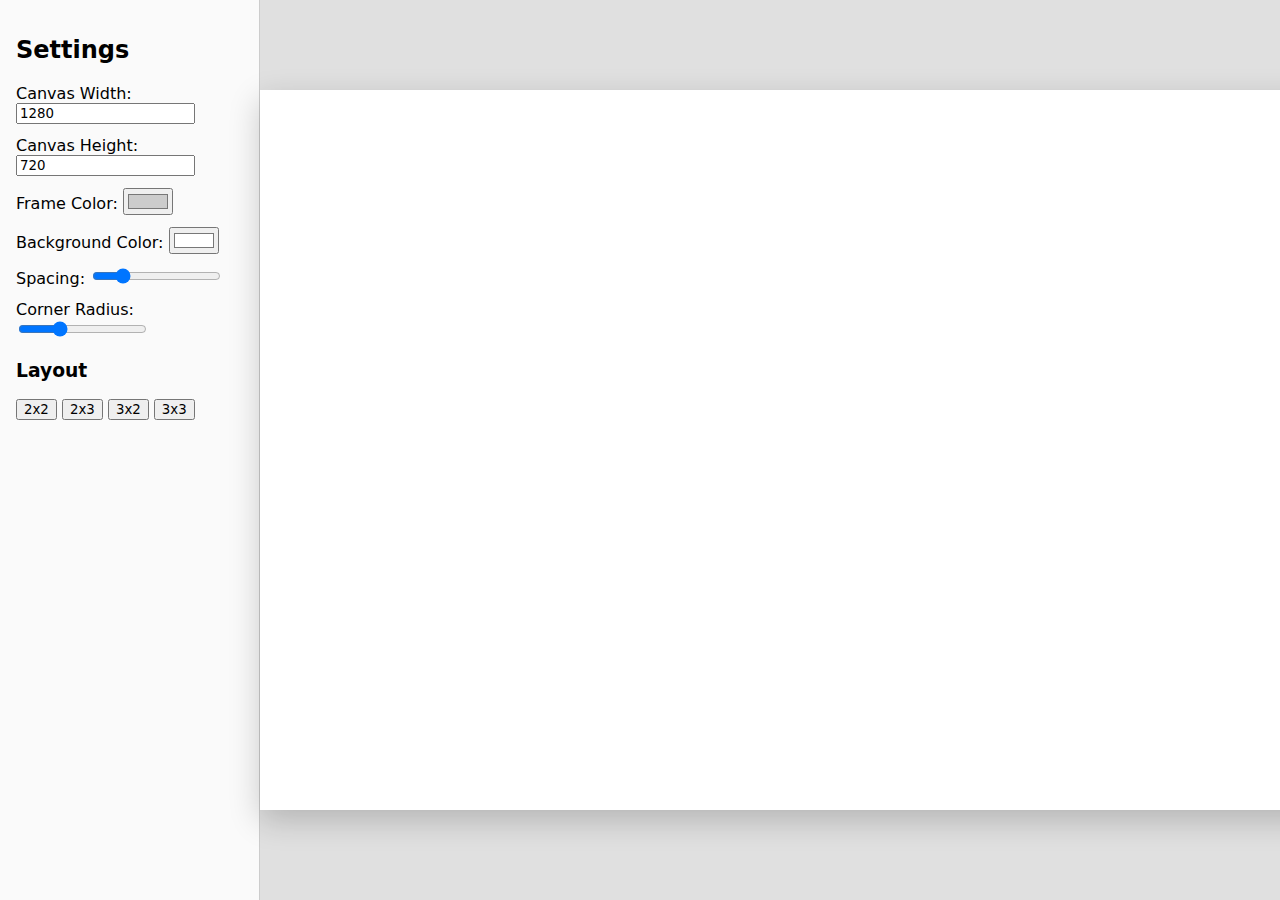
<file: index.html>
<!DOCTYPE html>
<html lang="en">

<head>
  <meta charset="UTF-8">
  <meta name="viewport" content="width=device-width, initial-scale=1.0">
  <title>Collage Quotes Maker Reboot</title>
  <link rel="stylesheet" href="assets/css/styles.css">
</head>

<body>
  <div class="app">
    <div class="sidebar">
      <h2>Settings</h2>

      <div class="field">
        <label for="width-input">Canvas Width: </label>
        <input id="width-input" type="number" value="1280">
      </div>

      <div class="field">
        <label for="height-input">Canvas Height: </label>
        <input id="height-input" type="number" value="720">
      </div>

      <div class="field">
        <label for="frame-color-picker">Frame Color: </label>
        <input id="frame-color-picker" type="color" value="#cccccc">
      </div>

      <div class="field">
        <label for="bg-color-picker">Background Color: </label>
        <input id="bg-color-picker" type="color" value="#ffffff">
      </div>

      <div class="field">
        <label for="spacing-slider">Spacing: </label>
        <input id="spacing-slider" type="range" min="0" max="10" value="2" step="0.5">
      </div>

      <div class="field">
        <label for="corner-radius-slider">Corner Radius: </label>
        <input id="corner-radius-slider" type="range" min="0" max="40" value="12">
      </div>

      <h3>Layout</h3>
      <div class="layout-picker">
        <button data-rows="2" data-cols="2">2x2</button>
        <button data-rows="2" data-cols="3">2x3</button>
        <button data-rows="3" data-cols="2">3x2</button>
        <button data-rows="3" data-cols="3">3x3</button>
      </div>
    </div>

    <div class="workspace">
      <div class="the-canvas">
        <div class="the-grid"></div>
      </div>
    </div>
  </div>

  <!-- Shared file input -->
  <input id="img-input" type="file" accept="image/*" hidden>

  <!-- Entry point -->
  <script type="module" src="assets/js/app.mjs"></script>
</body>

</html>
</file>
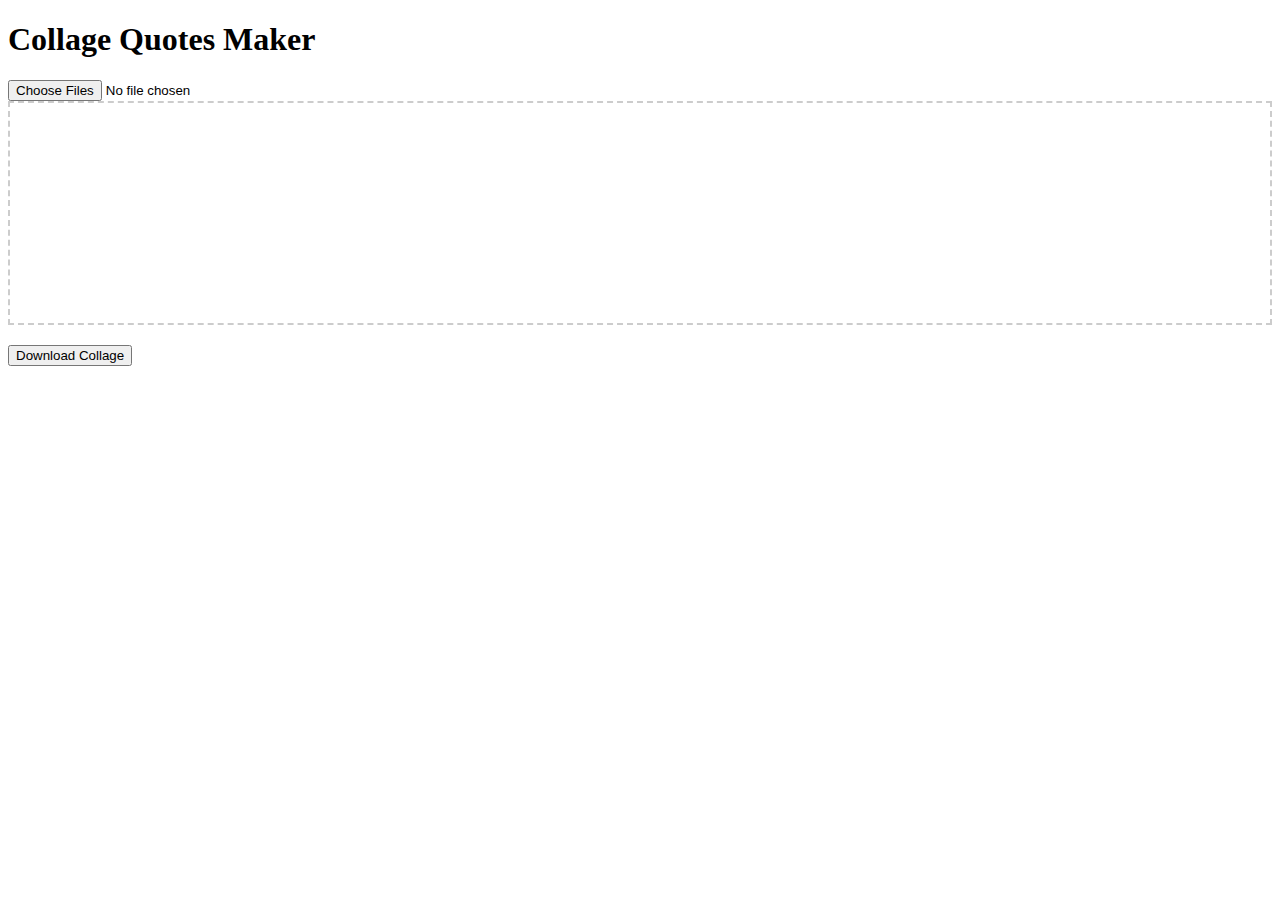
<file: raw-to-learn/index.html>
<!DOCTYPE html>
<html lang="en">
<head>
  <meta charset="UTF-8" />
  <meta name="viewport" content="width=device-width, initial-scale=1.0"/>
  <title>Collage Quotes Maker</title>
  <style>
    #collage {
        display: flex;
        flex-wrap: wrap;
        gap: 10px;
        border: 2px dashed #ccc;
        padding: 10px;
        min-height: 200px;
        margin-bottom: 20px;
    }
    .collage-image {
        max-width: 150px;
        max-height: 150px;
        object-fit: cover;
        border: 1px solid #999;
    }
    canvas {
        display: none;
    }
  </style>
</head>

<body>
  <h1>Collage Quotes Maker</h1>
  <input type="file" id="imageInput" multiple accept="image/*">
  <div id="collage"></div>
  <button id="downloadBtn">Download Collage</button>

  <canvas id="canvas" width="800" height="600"></canvas>

  <script src="script.js"></script>
</body>

</html>
</file>
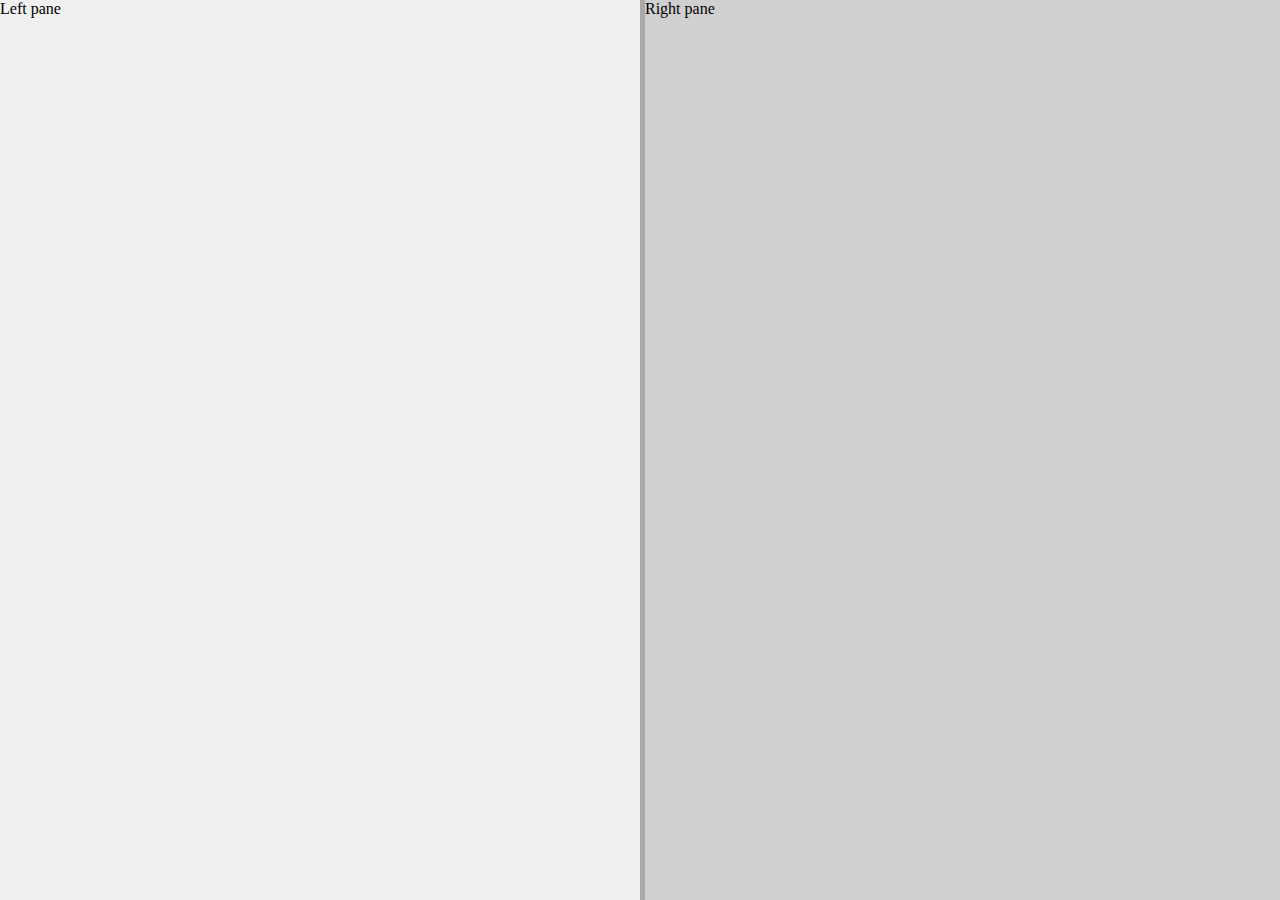
<file: raw-to-learn/divider.html>
<!DOCTYPE html>
<html lang="en">
<head>
  <meta charset="UTF-8">
  <title>Resizable Split View</title>
  <style>
    body {
        margin: 0;
        height: 100vh;
        display: flex;
        overflow: hidden;
    }

    #left {
        background: #f0f0f0;
        width: 50%;
        min-width: 100px;
    }

    #divider {
        width: 5px;
        cursor: col-resize;
        background: #aaa;
    }

    #right {
        background: #d0d0d0;
        flex-grow: 1;
        min-width: 100px;
    }
  </style>
</head>
<body>
  <div id="left">Left pane</div>
  <div id="divider"></div>
  <div id="right">Right pane</div>

  <script>
    const divider = document.getElementById('divider');
    const left = document.getElementById('left');
    let isResizing = false;

    divider.addEventListener('mousedown', function (e) {
        isResizing = true;
        document.body.style.cursor = 'col-resize';
    });

    document.addEventListener('mousemove', function (e) {
        if (!isResizing) return;

        const newLeftWidth = e.clientX;
        if (newLeftWidth > 100 && newLeftWidth < window.innerWidth - 100) {
            left.style.width = `${newLeftWidth}px`;
        }
    });

    document.addEventListener('mouseup', function () {
        isResizing = false;
        document.body.style.cursor = 'default';
    });
  </script>
</body>
</html>
</file>
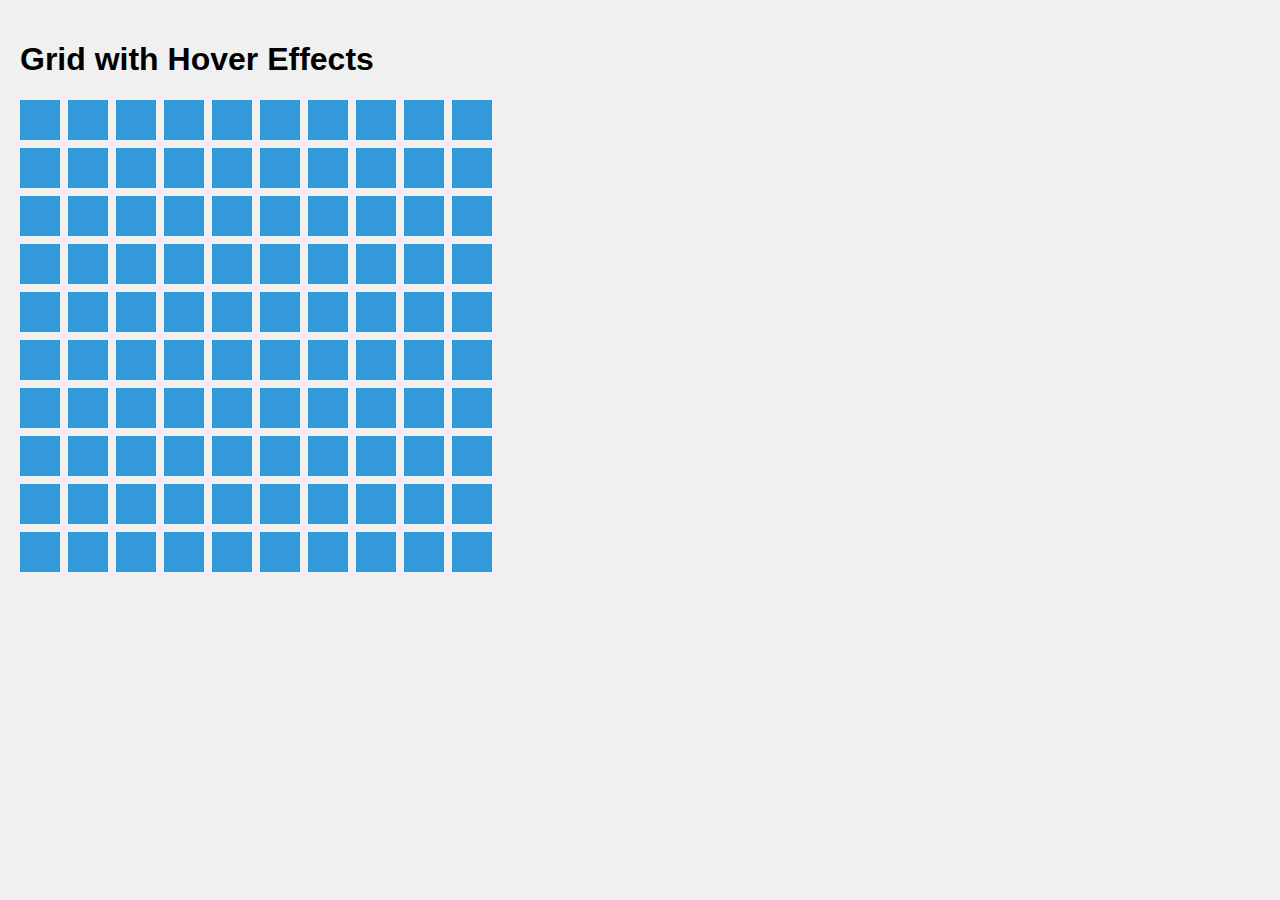
<file: raw-to-learn/drawgensquares.html>
<!DOCTYPE html>
<html lang="en">
<head>
  <meta charset="UTF-8" />
  <meta name="viewport" content="width=device-width, initial-scale=1.0" />
  <title>Grid with Hover Effects</title>

  <style>
    body {
      margin: 0;
      padding: 20px;
      background: #f0f0f0;
      font-family: sans-serif;
    }

    .grid {
      display: grid;
      grid-template-columns: repeat(10, 40px);
      gap: 8px;
      justify-content: start;
    }

    .square {
      width: 40px;
      height: 40px;
      background-color: #3498db;
      transition: transform 0.2s ease, background-color 0.2s ease;
      will-change: transform, background-color;
    }

    .square:hover {
      background-color: #2ecc71;
      transform: scale(1.15);
      cursor: pointer;
    }
  </style>
</head>

<body>
<h1>Grid with Hover Effects</h1>
<div class="grid" id="grid"></div>

<script defer>
  document.addEventListener("DOMContentLoaded", () => {
    const grid = document.getElementById("grid");
    const fragment = document.createDocumentFragment();

    for (let i = 0; i < 100; i++) {
      const square = document.createElement("div");
      square.className = "square";
      fragment.appendChild(square);
    }

    grid.appendChild(fragment);
  });
</script>
</body>
</html>
</file>
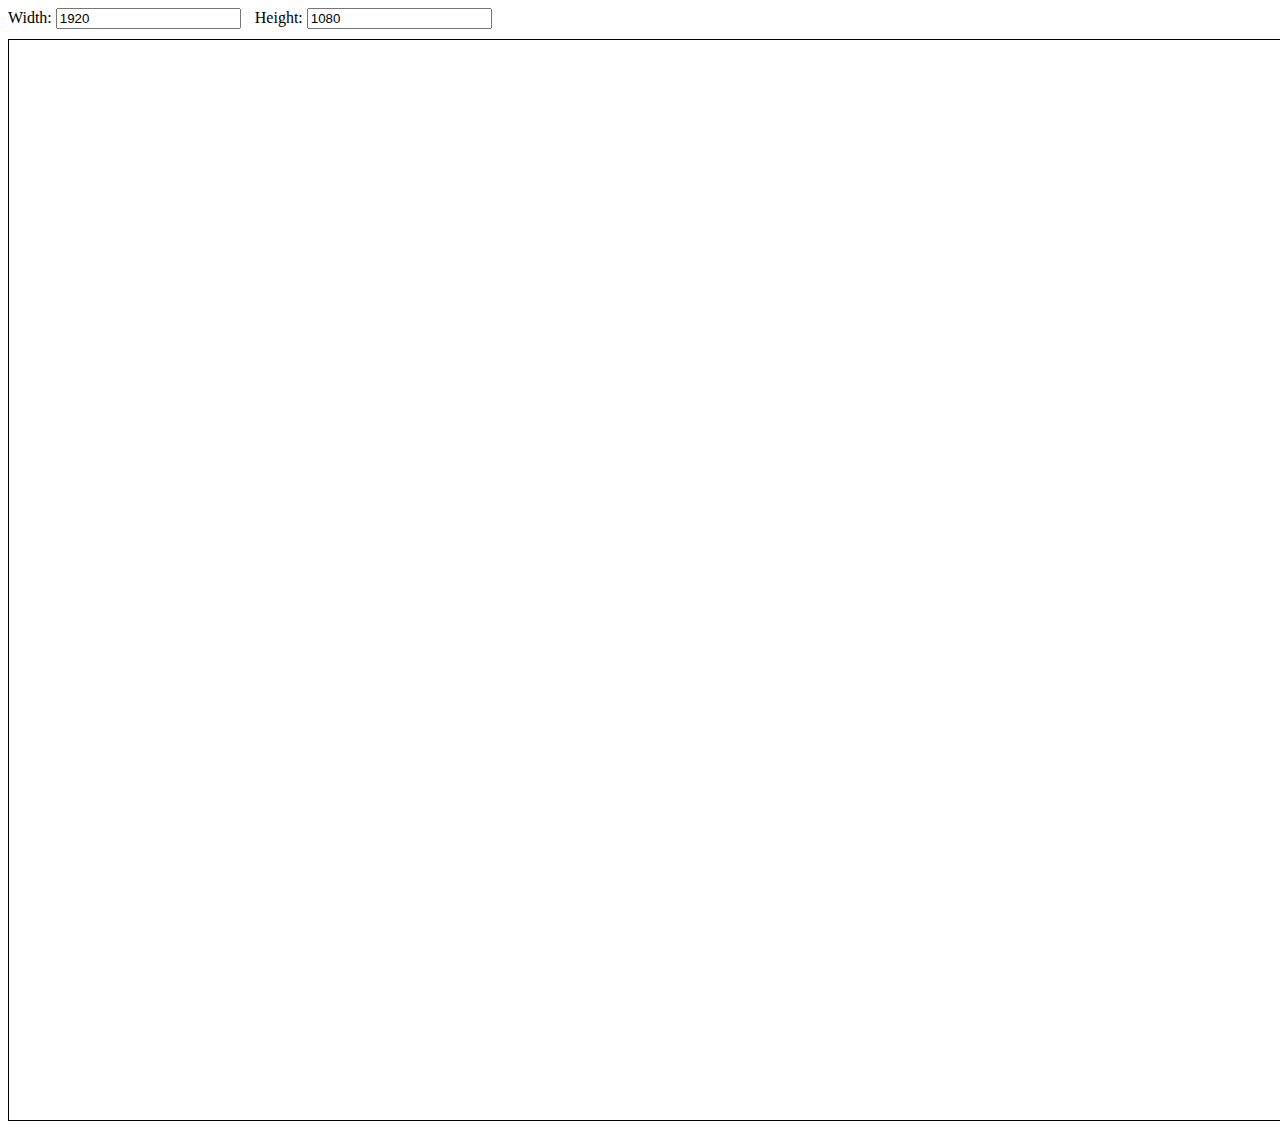
<file: raw-to-learn/dynamiccanvas.html>
<!DOCTYPE html>
<html lang="en">
<head>
    <meta charset="UTF-8">
    <title>Dynamic Canvas Resize</title>
    <style>
        :root {
            --canvas-width: 1920px;
            --canvas-height: 1080px;
        }

        canvas {
            width: var(--canvas-width);
            height: var(--canvas-height);
            border: 1px solid black;
            display: block;
            margin-top: 10px;
        }

        label {
            margin-right: 10px;
        }
    </style>
</head>
<body>
<label>
    Width:
    <input type="number" id="widthInput">
</label>

<label>
    Height:
    <input type="number" id="heightInput">
</label>

<canvas id="myCanvas"></canvas>

<script>
    // Constants
    const DEFAULT_WIDTH = 1920;
    const DEFAULT_HEIGHT = 1080;

    // Get elements
    const widthInput = document.getElementById('widthInput');
    const heightInput = document.getElementById('heightInput');
    const canvas = document.getElementById('myCanvas');

    // Set initial values
    widthInput.value = DEFAULT_WIDTH;
    heightInput.value = DEFAULT_HEIGHT;
    resizeCanvas(DEFAULT_WIDTH, DEFAULT_HEIGHT);

    // Event listeners
    widthInput.addEventListener('input', updateCanvasSize);
    heightInput.addEventListener('input', updateCanvasSize);

    function updateCanvasSize() {
        const newWidth = widthInput.value || DEFAULT_WIDTH;
        const newHeight = heightInput.value || DEFAULT_HEIGHT;
        resizeCanvas(newWidth, newHeight);
    }

    function resizeCanvas(w, h) {
        // Update canvas drawing size (in pixels)
        canvas.width = w;
        canvas.height = h;

        // Update canvas style (CSS size)
        document.documentElement.style.setProperty('--canvas-width', w + 'px');
        document.documentElement.style.setProperty('--canvas-height', h + 'px');
    }
</script>
</body>
</html>
</file>
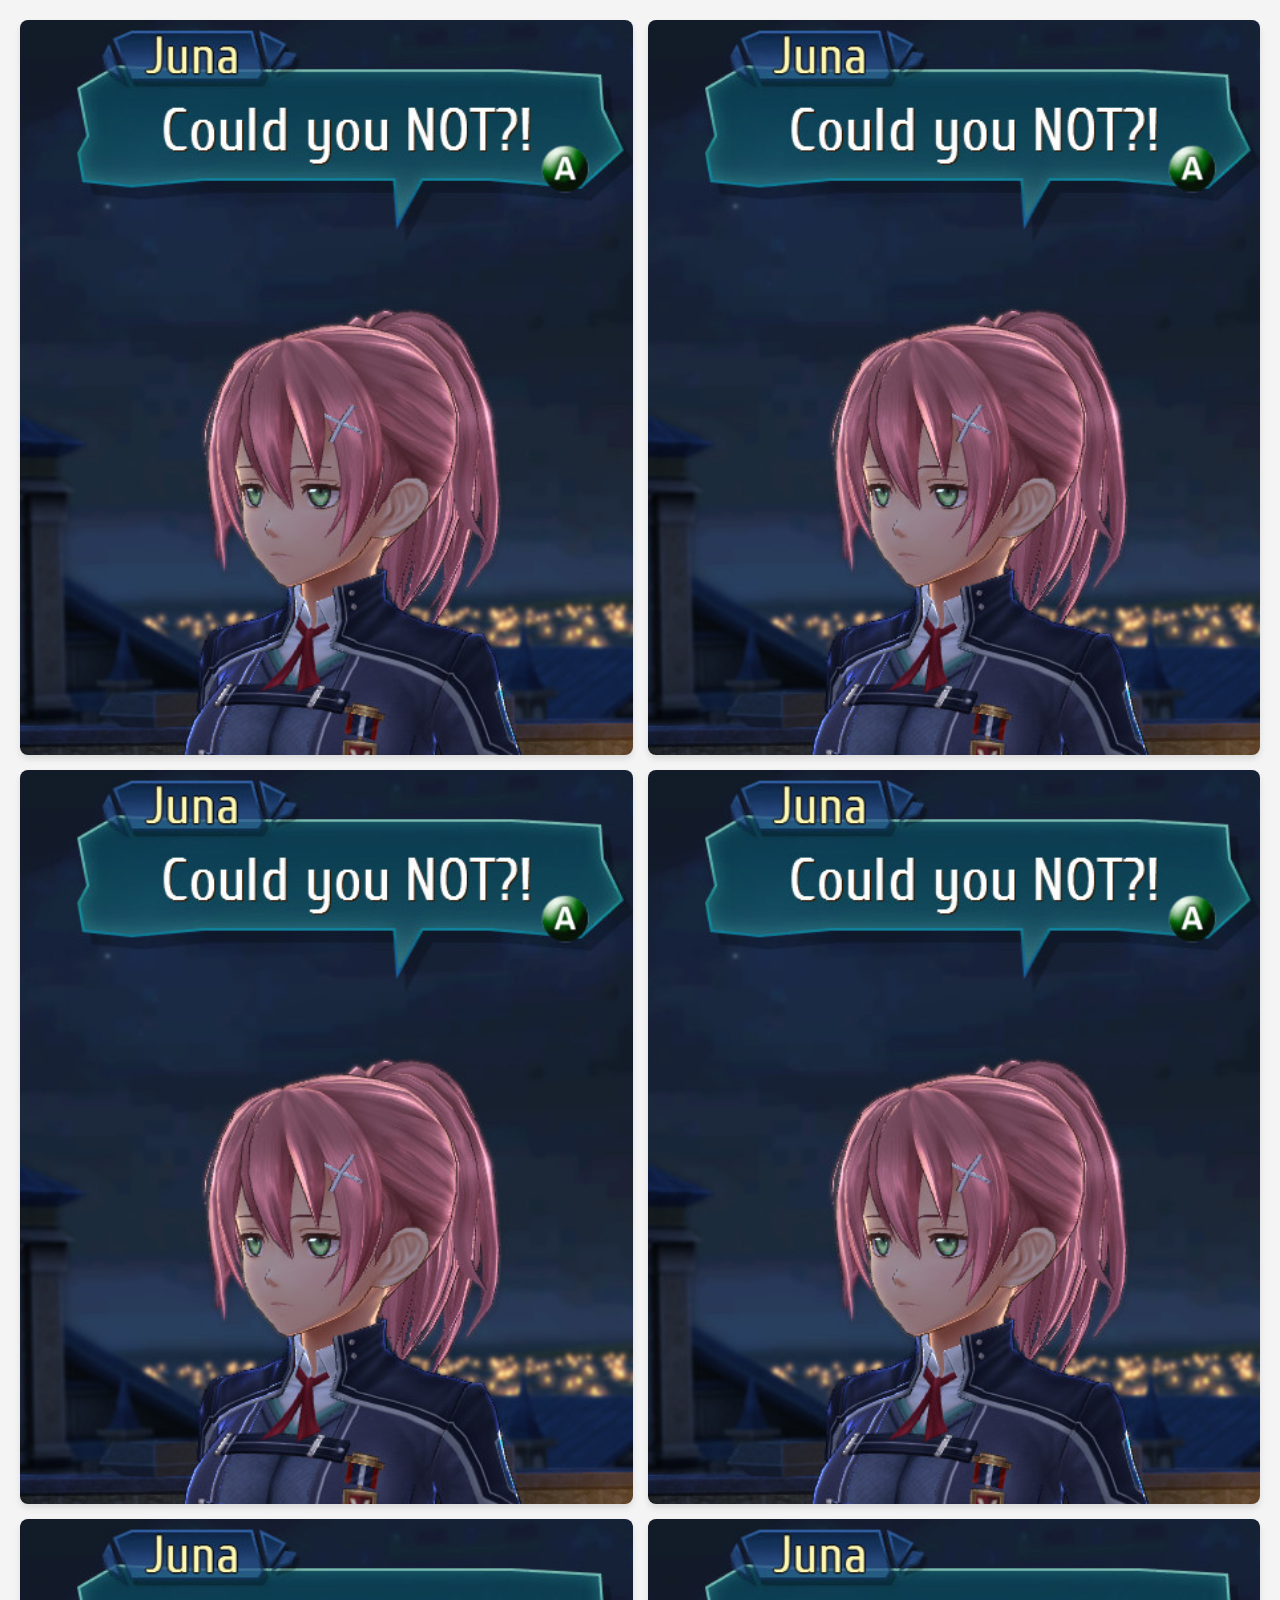
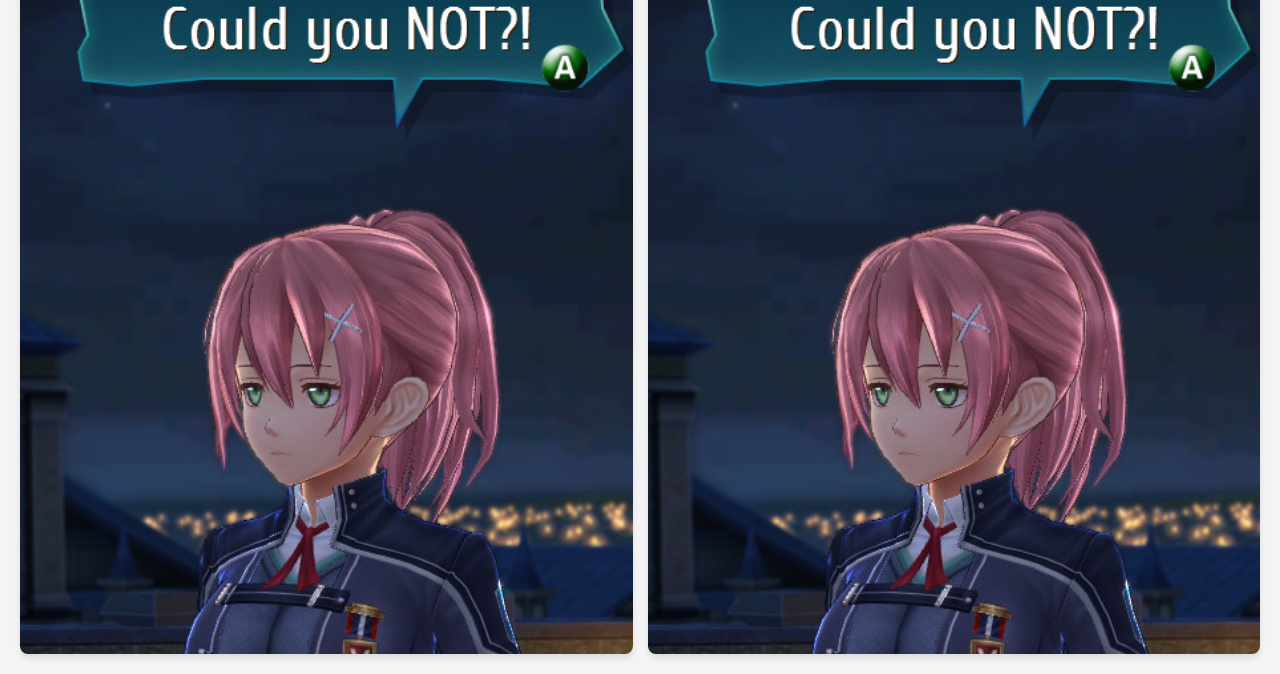
<file: raw-to-learn/grid.html>
<!DOCTYPE html>
<html lang="en">
<head>
    <meta charset="UTF-8">
    <meta name="viewport" content="width=device-width, initial-scale=1.0">
    <title>Image Grid</title>
    <link rel="stylesheet" href="grid.css">
</head>
<body>
<div class="image-grid">
    <img src="image.jpg" alt="Image 1">
    <img src="image.jpg" alt="Image 2">
    <img src="image.jpg" alt="Image 3">
    <img src="image.jpg" alt="Image 4">
    <img src="image.jpg" alt="Image 5">
    <img src="image.jpg" alt="Image 6">
    <!-- Add more images as needed -->
</div>
</body>
</html>
</file>
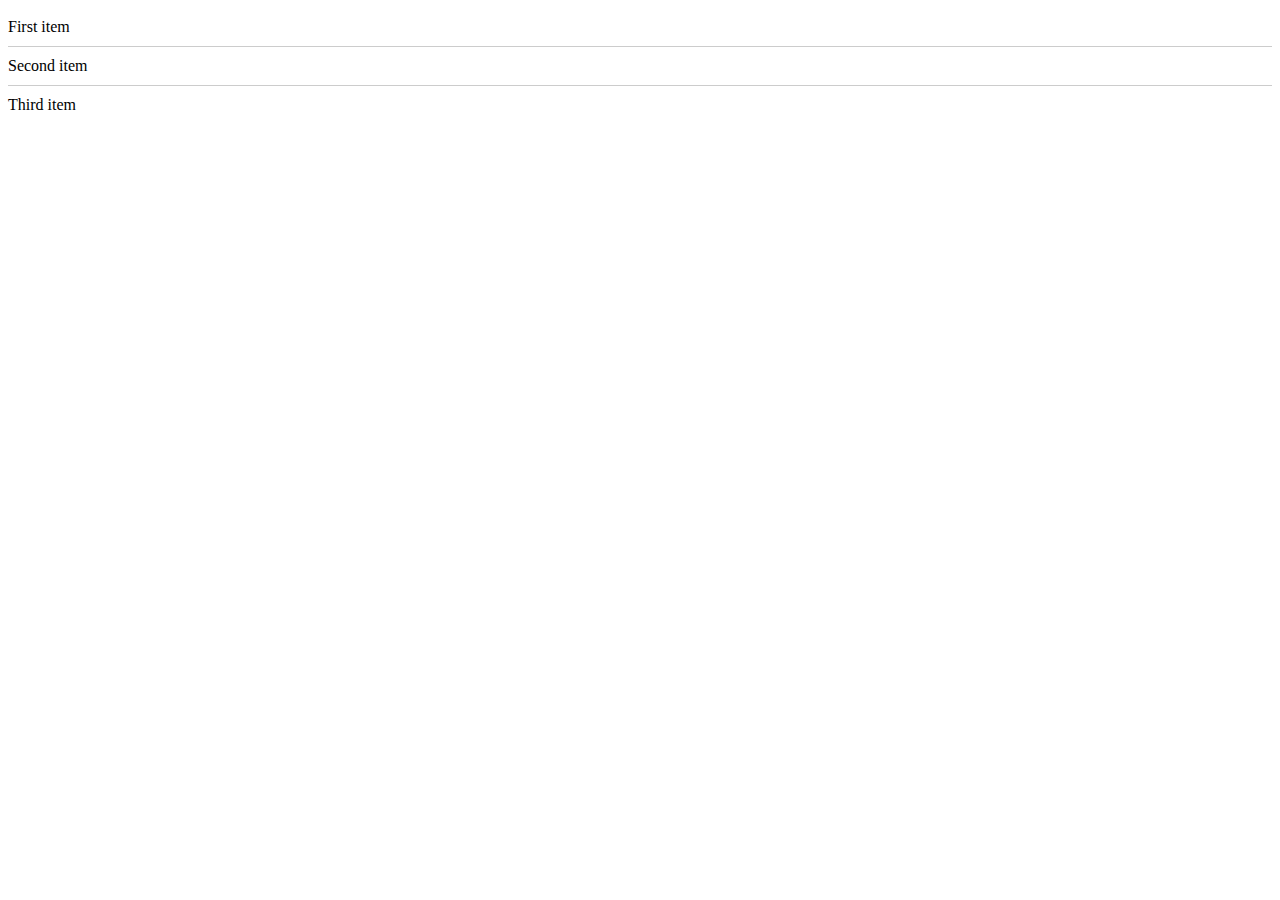
<file: raw-to-learn/listwithdivisions.html>
<!DOCTYPE html>
<html lang="en">
<head>
    <meta charset="UTF-8">
    <title>Custom Unordered List</title>
    <style>
        ul.custom-list {
            list-style-type: none; /* removes bullets */
            padding: 0;
            margin: 0;
        }

        ul.custom-list li {
            border-bottom: 1px solid #ccc; /* horizontal line */
            padding: 10px 0;
        }

        ul.custom-list li:last-child {
            border-bottom: none; /* remove line from last item */
        }
    </style>
</head>
<body>

<ul class="custom-list">
    <li>First item</li>
    <li>Second item</li>
    <li>Third item</li>
</ul>

</body>
</html>
</file>
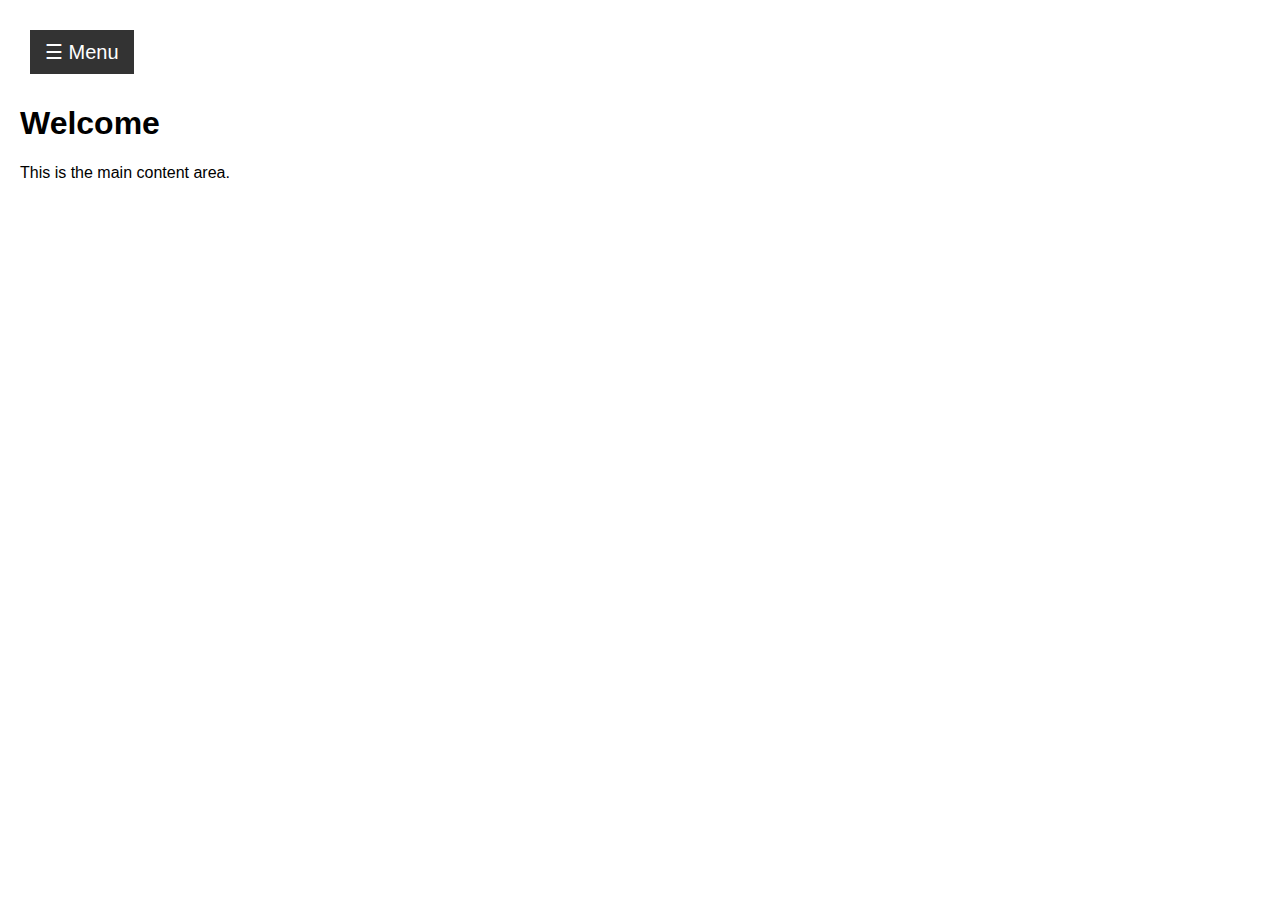
<file: raw-to-learn/sidebar.html>
<!DOCTYPE html>
<html lang="en">
<head>
  <meta charset="UTF-8" />
  <meta name="viewport" content="width=device-width, initial-scale=1.0" />
  <title>Retractable Sidebar</title>
  <link rel="stylesheet" href="sidebar.css" />
</head>
<body>

  <div id="sidebar" class="sidebar">
    <button id="closeBtn" class="close-btn">×</button>
    <a href="#">Home</a>
    <a href="#">About</a>
    <a href="#">Contact</a>
  </div>

  <div class="main-content">
    <button id="openBtn" class="open-btn">☰ Menu</button>
    <h1>Welcome</h1>
    <p>This is the main content area.</p>
  </div>

  <script src="sidebar.js"></script>
</body>
</html>
</file>
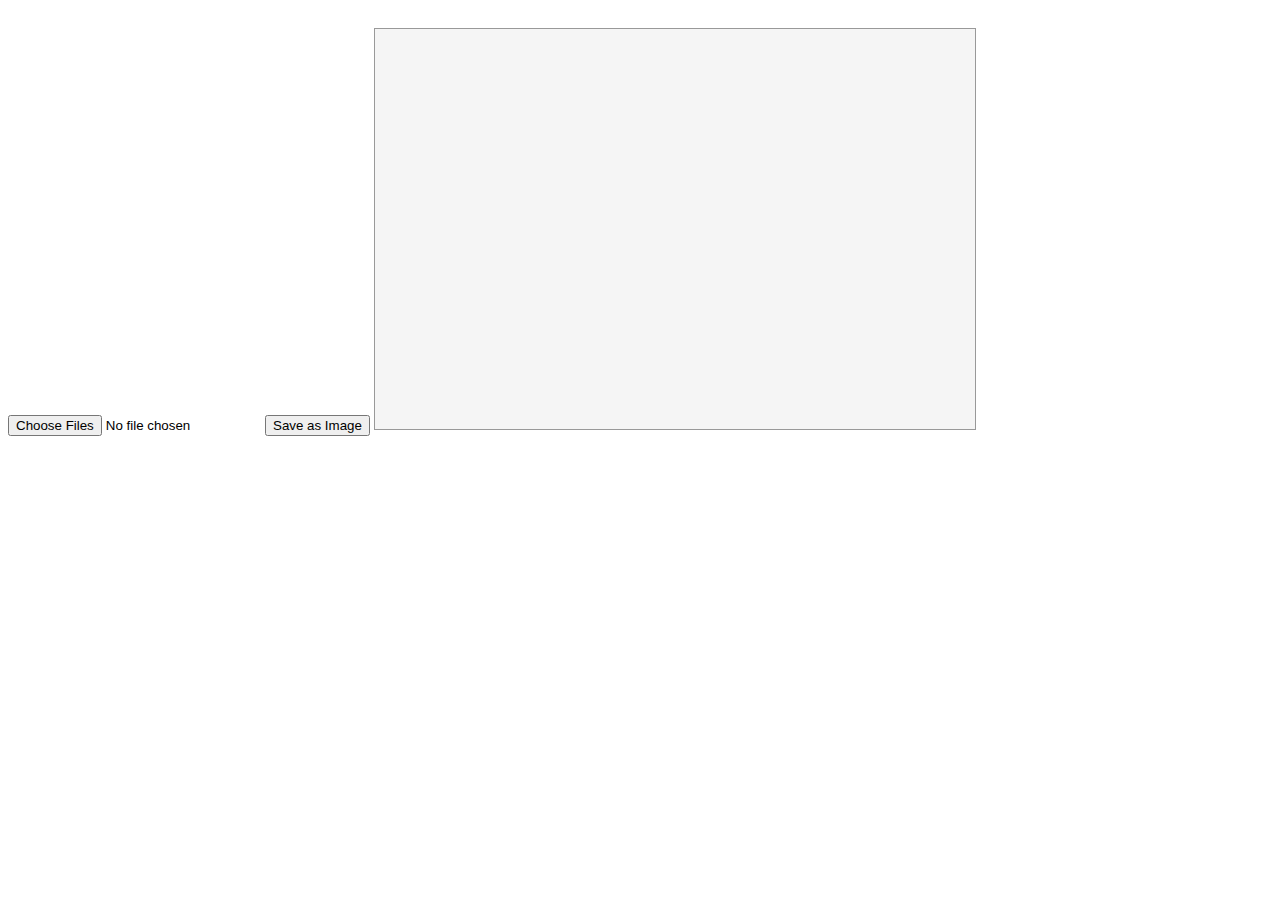
<file: raw-to-learn/slots.html>
<!DOCTYPE html>
<html lang="en">

<head>
  <meta charset="UTF-8">
  <title>Title</title>
  <link rel="stylesheet" href="slots.css" />
</head>

<body>
<input type="file" id="imageUploader" accept="image/*" multiple />
<button id="saveBtn">Save as Image</button>
<canvas id="imageCanvas" width="600" height="400"></canvas>
<script src="slots.js"></script>
</body>

</html>
</file>
<file: assets/css/styles.css>
* {
    box-sizing: border-box;
    font-family: system-ui, sans-serif;
}

body {
    margin: 0;
    height: 100vh;
    overflow: hidden;
}

.app {
    display: grid;
    grid-template-columns: 260px 1fr;
    height: 100%;
}

.sidebar {
    padding: 16px;
    border-right: 1px solid #ccc;
    background: #fafafa;
}

.field {
    margin-bottom: 12px;
}

.workspace {
    display: flex;
    align-items: center;
    justify-content: center;
    background: #e0e0e0;
}

.the-canvas {
    --canvas-bg: #ffffff;

    background: var(--canvas-bg);
    box-shadow: 0 10px 30px rgba(0, 0, 0, 0.2);
    overflow: hidden;

    transition: background-color 0.3s ease;
}

.the-grid {
    --gap: 2%;

    display: grid;
    width: 100%;
    height: 100%;

    gap: var(--gap);
    padding: var(--gap);
    box-sizing: border-box;

    transition:
        gap 0.4s cubic-bezier(0.4, 0, 0.2, 1),
        padding 0.4s cubic-bezier(0.4, 0, 0.2, 1);
}

@keyframes slotClickBounce {
    /* Start the animation at 1.05 because that's the hover effect's zoom scale. */
    0% { transform: scale(1.05); }
    35% { transform: scale(0.94); }
    65% { transform: scale(1.08); }
    100% { transform: scale(1); }
}

.slot {
    --radius: 12px;
    --frame-color: #cccccc;

    border: 2px solid var(--frame-color);
    border-radius: var(--radius);

    cursor: pointer;
    position: relative;
    overflow: hidden;
    background: #f9f9f9;

    transform-origin: center center;
    will-change: transform;

    transition:
        transform 0.25s cubic-bezier(0.4, 0, 0.2, 1),
        box-shadow 0.25s cubic-bezier(0.4, 0, 0.2, 1),
        border-color 0.25s ease,
        border-radius 0.25s ease;
}

.slot:hover {
    transform: scale(1.05);
    box-shadow: 0 12px 30px rgba(0, 0, 0, 0.2);
    z-index: 2;
}

.slot.click-animate {
    animation: slotClickBounce 0.35s cubic-bezier(0.34, 1.56, 0.64, 1);
}

.slot::after {
    content: "Click to add image";
    position: absolute;
    inset: 0;
    display: flex;
    align-items: center;
    justify-content: center;
    color: #999;
    font-size: 0.8rem;
    pointer-events: none;
}

.slot img {
    width: 100%;
    height: 100%;
    object-fit: cover;
}

.slot.has-image::after {
    display: none;
}
</file>
<file: raw-to-learn/grid.css>
body {
    margin: 0;
    font-family: sans-serif;
    background: #f4f4f4;
    padding: 20px;
}

.image-grid {
    display: grid;
    grid-template-columns: repeat(2, 1fr);
    gap: 15px;
}

.image-grid img {
    width: 100%;
    height: auto;
    display: block;
    border-radius: 8px;
    object-fit: cover;
    box-shadow: 0 4px 6px rgba(0, 0, 0, 0.1);
    transition: transform 0.3s ease, box-shadow 0.3s ease, filter 0.3s ease;
    cursor: pointer;
}

.image-grid img:hover {
    transform: scale(1.05);
    filter: brightness(1.2); /* Lightens the image */
    box-shadow: 0 8px 16px rgba(0, 0, 0, 0.2);
}

@media (max-width: 600px) {
    .image-grid {
        grid-template-columns: 1fr;
    }
}
</file>
<file: raw-to-learn/sidebar.css>
body {
  margin: 0;
  font-family: Arial, sans-serif;
}

.sidebar {
  height: 100%;
  width: 250px;
  position: fixed;
  left: -250px; /* hidden by default */
  top: 0;
  background-color: #333;
  overflow-x: hidden;
  transition: 0.3s;
  padding-top: 60px;
  z-index: 1000;
}

.sidebar a {
  padding: 10px 20px;
  text-decoration: none;
  color: white;
  display: block;
}

.sidebar a:hover {
  background-color: #575757;
}

.open-btn {
  font-size: 20px;
  cursor: pointer;
  padding: 10px 15px;
  background-color: #333;
  color: white;
  border: none;
  margin: 10px;
}

.close-btn {
  position: absolute;
  top: 15px;
  right: 20px;
  font-size: 30px;
  background: none;
  border: none;
  color: white;
  cursor: pointer;
}

.main-content {
  margin-left: 0;
  transition: margin-left 0.3s;
  padding: 20px;
}
</file>
<file: raw-to-learn/slots.css>
#imageCanvas {
    border: 1px solid #999;
    margin-top: 20px;
    background-color: #f5f5f5;
    cursor: pointer;
}
</file>
